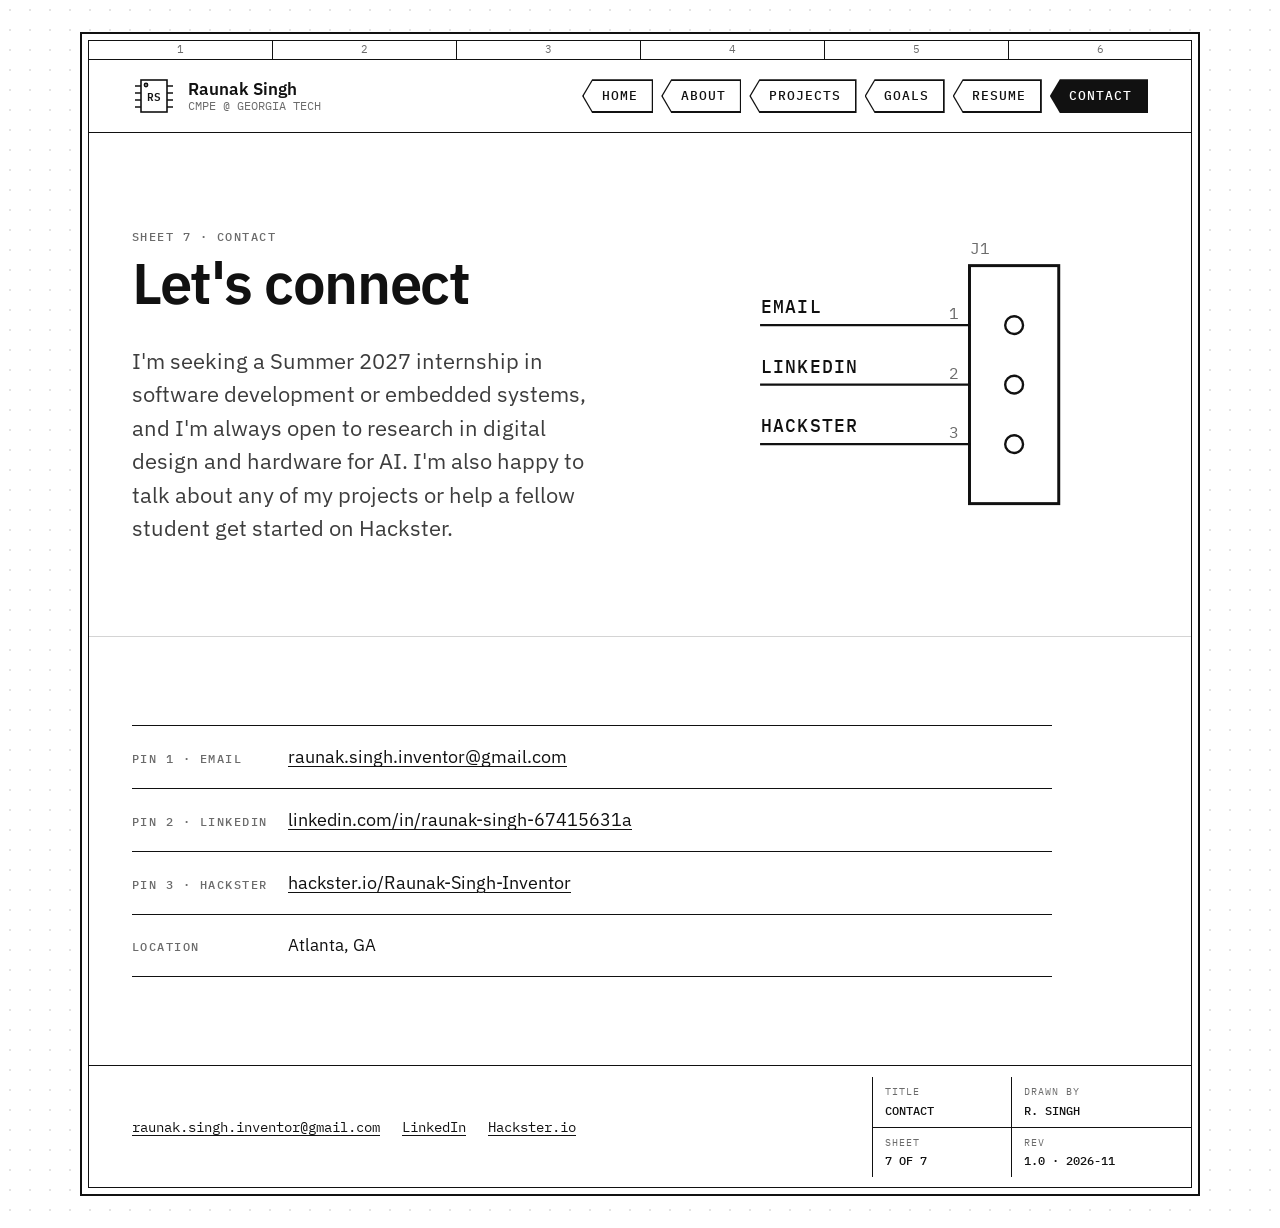
<file: contact.html>
<!doctype html>
<html lang="en">
<head>
  <meta charset="utf-8">
  <meta name="viewport" content="width=device-width, initial-scale=1">
  <title>Contact | Raunak Singh</title>
  <meta name="description" content="How to reach Raunak Singh.">
  <link rel="icon" href="assets/img/favicon.svg" type="image/svg+xml">
  <link rel="stylesheet" href="assets/css/base.css">
  <link rel="stylesheet" href="assets/css/layout.css">
  <link rel="stylesheet" href="assets/css/components.css">
</head>
<body data-page="contact">
  <a class="skip-link" href="#main">Skip to content</a>

  <div class="sheet">
    <header id="site-header"></header>

    <main id="main">

      <section class="section">
        <div class="split" style="align-items: start;">
          <div>
            <span class="ref">Sheet 7 · Contact</span>
            <h1>Let's connect</h1>
            <p class="lede">
              I'm seeking a Summer 2027 internship in software development or embedded
              systems, and I'm always open to research in digital design and hardware for AI. I'm also happy to talk about any of my
              projects or help a fellow student get started on Hackster.
            </p>
          </div>

          <!-- A connector (J1) with one pin per contact method -->
          <svg class="schematic" viewBox="0 0 320 220" role="img" aria-label="Schematic of connector J1 with pins for email, LinkedIn, and Hackster">
            <text class="des" x="200" y="22">J1</text>
            <rect class="body" x="200" y="30" width="60" height="160"/>
            <path class="w" d="M60 70 H200 M60 110 H200 M60 150 H200"/>
            <circle class="w" cx="230" cy="70" r="6"/>
            <circle class="w" cx="230" cy="110" r="6"/>
            <circle class="w" cx="230" cy="150" r="6"/>
            <text class="lbl" x="60" y="62">EMAIL</text>
            <text class="lbl" x="60" y="102">LINKEDIN</text>
            <text class="lbl" x="60" y="142">HACKSTER</text>
            <text class="des" x="186" y="66">1</text>
            <text class="des" x="186" y="106">2</text>
            <text class="des" x="186" y="146">3</text>
          </svg>
        </div>
      </section>

      <section class="section">
        <ul class="contact-list container">
          <li>
            <span class="ref">Pin 1 · Email</span>
            <a href="mailto:raunak.singh.inventor@gmail.com">raunak.singh.inventor@gmail.com</a>
          </li>
          <li>
            <span class="ref">Pin 2 · LinkedIn</span>
            <a href="https://www.linkedin.com/in/raunak-singh-67415631a/" target="_blank" rel="noopener">linkedin.com/in/raunak-singh-67415631a</a>
          </li>
          <li>
            <span class="ref">Pin 3 · Hackster</span>
            <a href="https://www.hackster.io/Raunak-Singh-Inventor" target="_blank" rel="noopener">hackster.io/Raunak-Singh-Inventor</a>
          </li>
          <li>
            <span class="ref">Location</span>
            <span>Atlanta, GA</span>
          </li>
        </ul>
      </section>

    </main>

    <footer id="site-footer"></footer>
  </div>

  <script src="assets/js/site.js"></script>
</body>
</html>
</file>
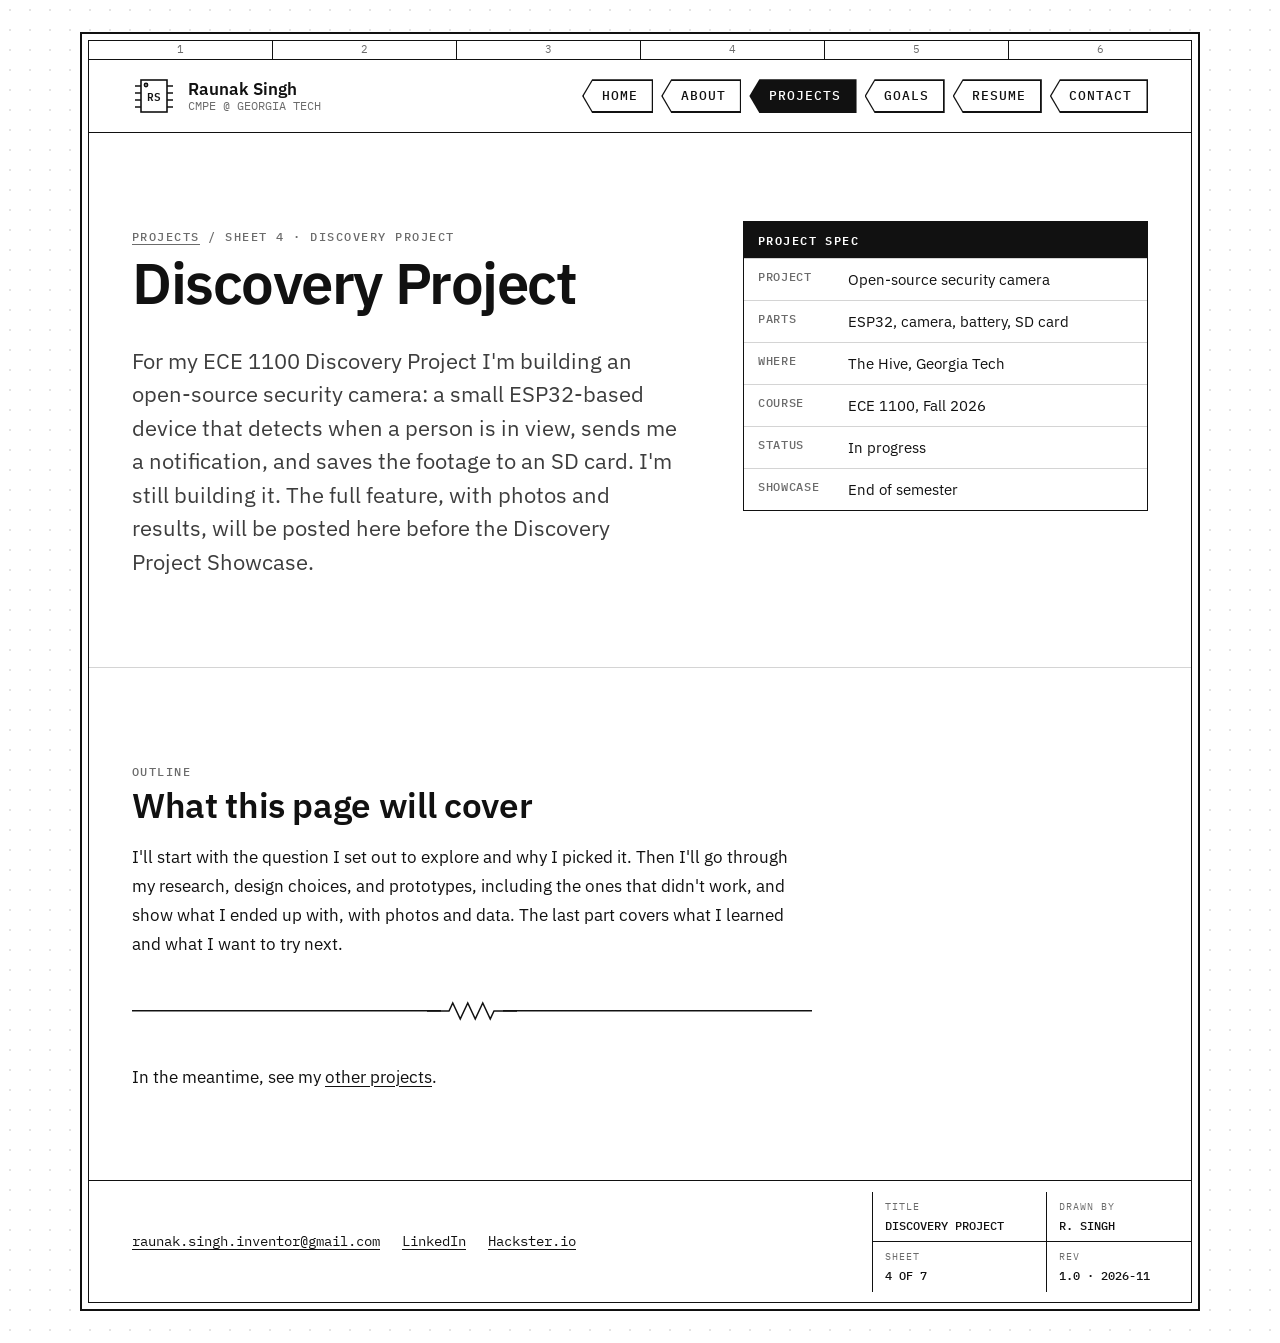
<file: discovery.html>
<!doctype html>
<html lang="en">
<head>
  <meta charset="utf-8">
  <meta name="viewport" content="width=device-width, initial-scale=1">
  <title>Discovery Project | Raunak Singh</title>
  <meta name="description" content="Raunak Singh's ECE 1100 Discovery Project: the problem, the process, and the outcome.">
  <link rel="icon" href="assets/img/favicon.svg" type="image/svg+xml">
  <link rel="stylesheet" href="assets/css/base.css">
  <link rel="stylesheet" href="assets/css/layout.css">
  <link rel="stylesheet" href="assets/css/components.css">
</head>
<body data-page="discovery">
  <a class="skip-link" href="#main">Skip to content</a>

  <div class="sheet">
    <header id="site-header"></header>

    <main id="main">

      <!--
        DISCOVERY PROJECT FEATURE: finish before the Discovery Project Showcase.
        Requirements: at least 400 words across the sections below, plus at least
        one photo or video YOU took of the project (save it in assets/img/).
        Suggested lengths: Problem ~100 words, Process ~150, Outcome ~100,
        Reflection ~75. Also update the card on projects.html.
      -->

      <section class="section">
        <div class="split split--wide-left" style="align-items: start;">
          <div>
            <span class="ref"><a href="projects.html">Projects</a> / Sheet 4 · Discovery project</span>
            <h1>Discovery Project</h1>
            <p class="lede">
              For my ECE 1100 Discovery Project I'm building an open-source security
              camera: a small ESP32-based device that detects when a person is in view,
              sends me a notification, and saves the footage to an SD card. I'm still
              building it. The full feature, with photos and results, will be posted
              here before the Discovery Project Showcase.
            </p>
          </div>
          <div class="spec">
            <div class="spec-title">Project spec</div>
            <dl>
              <dt>Project</dt><dd>Open-source security camera</dd>
              <dt>Parts</dt><dd>ESP32, camera, battery, SD card</dd>
              <dt>Where</dt><dd>The Hive, Georgia Tech</dd>
              <dt>Course</dt><dd>ECE 1100, Fall 2026</dd>
              <dt>Status</dt><dd>In progress</dd>
              <dt>Showcase</dt><dd>End of semester</dd>
            </dl>
          </div>
        </div>
      </section>

      <section class="section">
        <div class="prose">
          <span class="ref">Outline</span>
          <h2>What this page will cover</h2>
          <p>
            I'll start with the question I set out to explore and why I picked it. Then
            I'll go through my research, design choices, and prototypes, including the
            ones that didn't work, and show what I ended up with, with photos and data.
            The last part covers what I learned and what I want to try next.
          </p>
          <hr class="wire">
          <p>In the meantime, see my <a href="projects.html">other projects</a>.</p>
        </div>
      </section>

    </main>

    <footer id="site-footer"></footer>
  </div>

  <script src="assets/js/site.js"></script>
</body>
</html>
</file>
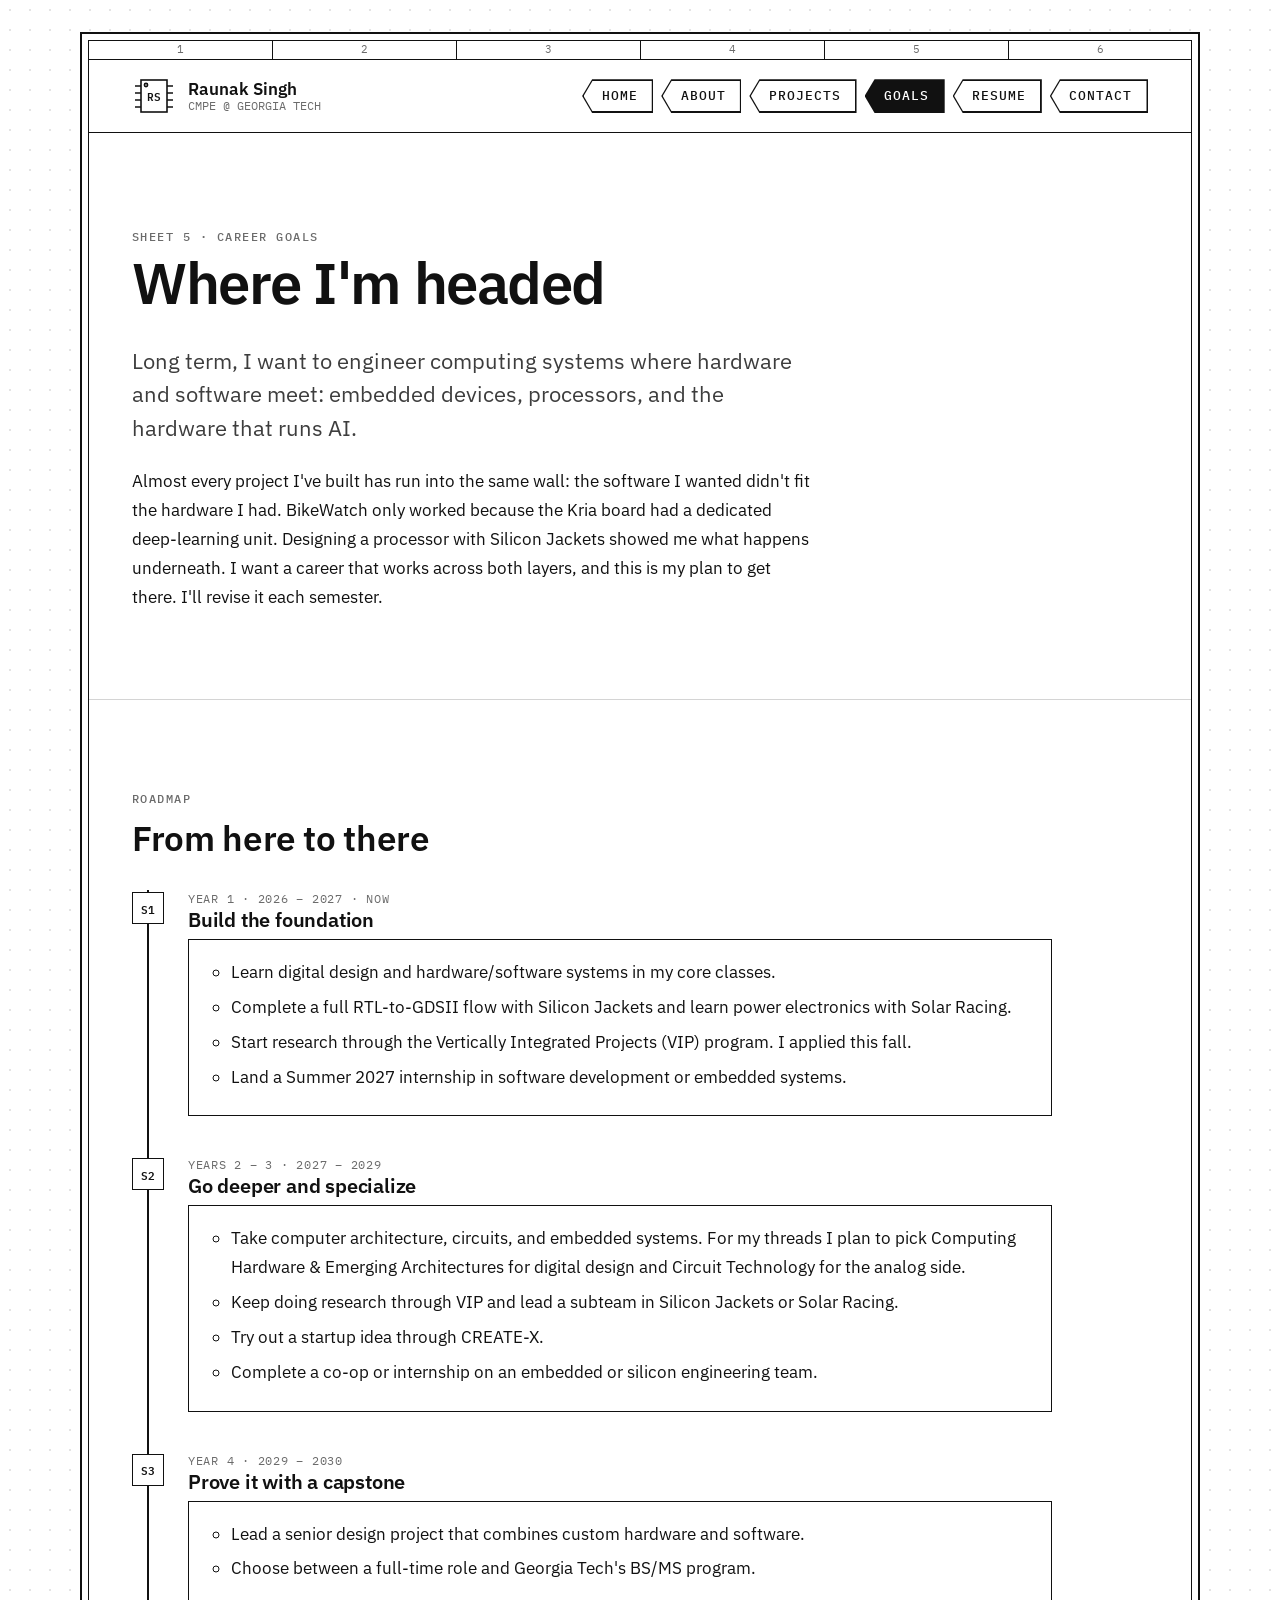
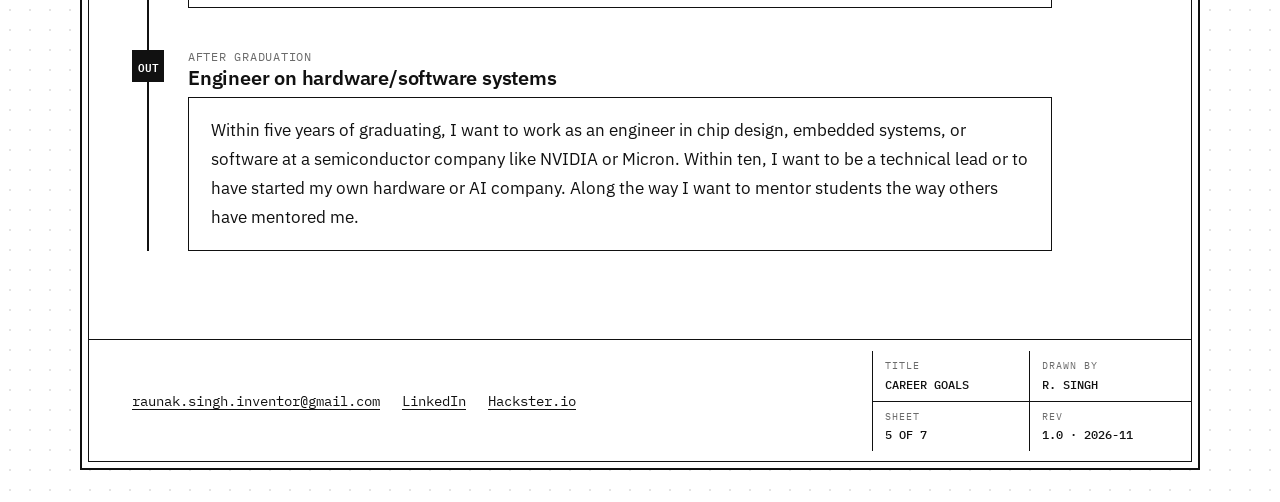
<file: goals.html>
<!doctype html>
<html lang="en">
<head>
  <meta charset="utf-8">
  <meta name="viewport" content="width=device-width, initial-scale=1">
  <title>Career Goals | Raunak Singh</title>
  <meta name="description" content="Raunak Singh's career goals and the roadmap for reaching them.">
  <link rel="icon" href="assets/img/favicon.svg" type="image/svg+xml">
  <link rel="stylesheet" href="assets/css/base.css">
  <link rel="stylesheet" href="assets/css/layout.css">
  <link rel="stylesheet" href="assets/css/components.css">
</head>
<body data-page="goals">
  <a class="skip-link" href="#main">Skip to content</a>

  <div class="sheet">
    <header id="site-header"></header>

    <main id="main">

      <section class="section">
        <div class="prose">
          <span class="ref">Sheet 5 · Career goals</span>
          <h1>Where I'm headed</h1>
          <p class="lede">
            Long term, I want to engineer computing systems where hardware and software
            meet: embedded devices, processors, and the hardware that runs AI.
          </p>
          <p>
            Almost every project I've built has run into the same wall: the software I
            wanted didn't fit the hardware I had. BikeWatch only worked because the Kria
            board had a dedicated deep-learning unit. Designing a processor with Silicon
            Jackets showed me what happens underneath. I want a career that works across
            both layers, and this is my plan to get there. I'll revise it each semester.
          </p>
        </div>
      </section>

      <!-- Roadmap as a signal chain ======================================== -->
      <section class="section">
        <div class="section-head">
          <span class="ref">Roadmap</span>
          <h2>From here to there</h2>
        </div>
        <ol class="chain container">
          <li class="stage">
            <div class="stage-node">S1</div>
            <div class="stage-when">YEAR 1 · 2026 – 2027 · NOW</div>
            <h3>Build the foundation</h3>
            <div class="stage-box">
              <ul>
                <li>Learn digital design and hardware/software systems in my core classes.</li>
                <li>Complete a full RTL-to-GDSII flow with Silicon Jackets and learn power electronics with Solar Racing.</li>
                <li>Start research through the Vertically Integrated Projects (VIP) program. I applied this fall.</li>
                <li>Land a Summer 2027 internship in software development or embedded systems.</li>
              </ul>
            </div>
          </li>
          <li class="stage">
            <div class="stage-node">S2</div>
            <div class="stage-when">YEARS 2 – 3 · 2027 – 2029</div>
            <h3>Go deeper and specialize</h3>
            <div class="stage-box">
              <ul>
                <li>Take computer architecture, circuits, and embedded systems. For my threads I plan to pick Computing Hardware &amp; Emerging Architectures for digital design and Circuit Technology for the analog side.</li>
                <li>Keep doing research through VIP and lead a subteam in Silicon Jackets or Solar Racing.</li>
                <li>Try out a startup idea through CREATE-X.</li>
                <li>Complete a co-op or internship on an embedded or silicon engineering team.</li>
              </ul>
            </div>
          </li>
          <li class="stage">
            <div class="stage-node">S3</div>
            <div class="stage-when">YEAR 4 · 2029 – 2030</div>
            <h3>Prove it with a capstone</h3>
            <div class="stage-box">
              <ul>
                <li>Lead a senior design project that combines custom hardware and software.</li>
                <li>Choose between a full-time role and Georgia Tech's BS/MS program.</li>
              </ul>
            </div>
          </li>
          <li class="stage stage--goal">
            <div class="stage-node">OUT</div>
            <div class="stage-when">AFTER GRADUATION</div>
            <h3>Engineer on hardware/software systems</h3>
            <div class="stage-box">
              <p>
                Within five years of graduating, I want to work as an engineer in chip
                design, embedded systems, or software at a semiconductor company like
                NVIDIA or Micron. Within ten, I want to be a technical lead or to have
                started my own hardware or AI company. Along the way I want to mentor
                students the way others have mentored me.
              </p>
            </div>
          </li>
        </ol>
      </section>

    </main>

    <footer id="site-footer"></footer>
  </div>

  <script src="assets/js/site.js"></script>
</body>
</html>
</file>
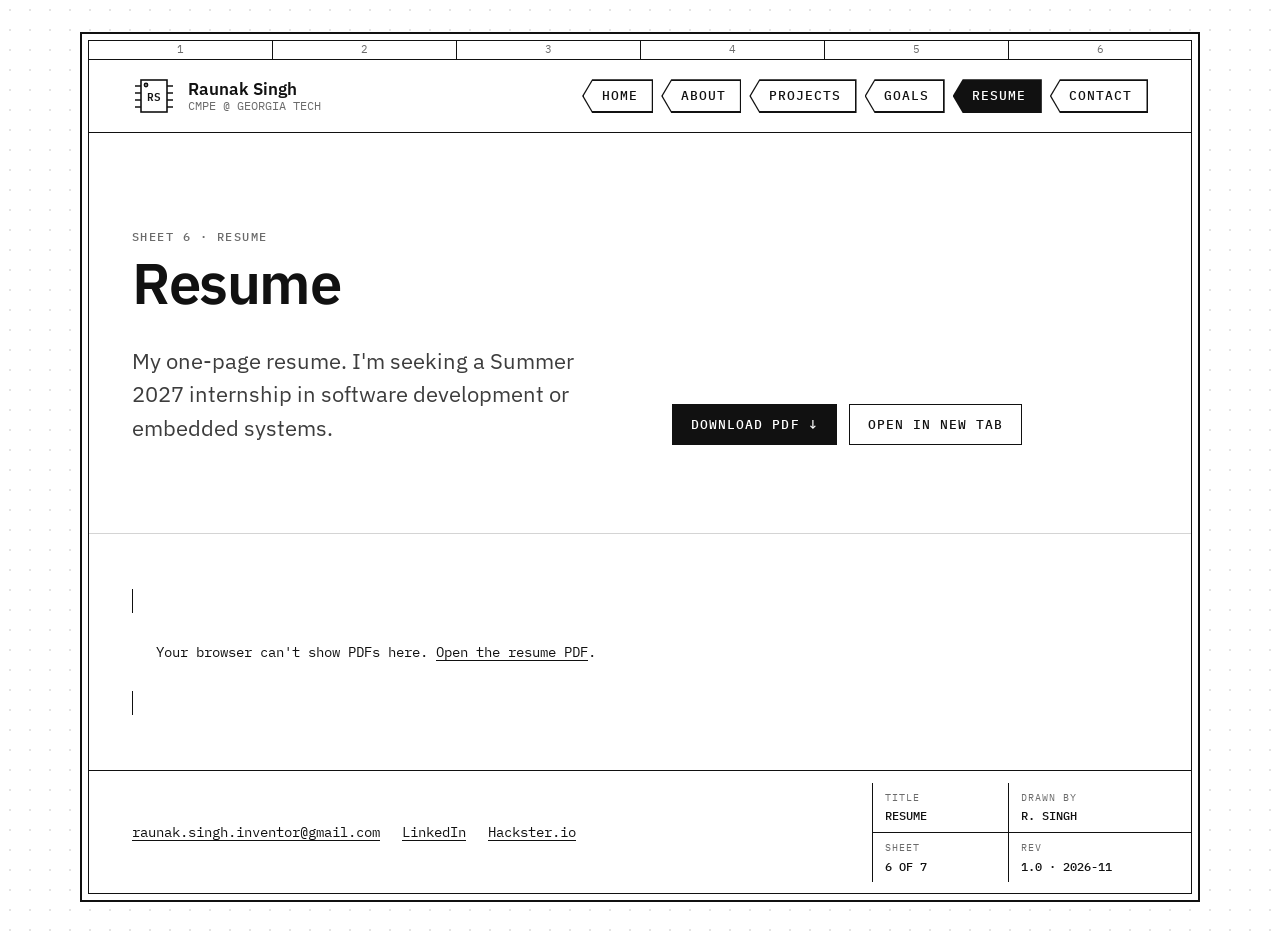
<file: resume.html>
<!doctype html>
<html lang="en">
<head>
  <meta charset="utf-8">
  <meta name="viewport" content="width=device-width, initial-scale=1">
  <title>Resume | Raunak Singh</title>
  <meta name="description" content="View and download Raunak Singh's resume.">
  <link rel="icon" href="assets/img/favicon.svg" type="image/svg+xml">
  <link rel="stylesheet" href="assets/css/base.css">
  <link rel="stylesheet" href="assets/css/layout.css">
  <link rel="stylesheet" href="assets/css/components.css">
</head>
<body data-page="resume">
  <a class="skip-link" href="#main">Skip to content</a>

  <div class="sheet">
    <header id="site-header"></header>

    <main id="main">

      <section class="section">
        <div class="split" style="align-items: end;">
          <div>
            <span class="ref">Sheet 6 · Resume</span>
            <h1>Resume</h1>
            <p class="lede">
              My one-page resume. I'm seeking a Summer 2027 internship in software
              development or embedded systems.
            </p>
          </div>
          <div class="btn-row">
            <a class="btn btn--solid" href="assets/docs/raunak-singh-resume.pdf" download>Download PDF &darr;</a>
            <a class="btn" href="assets/docs/raunak-singh-resume.pdf" target="_blank" rel="noopener">Open in new tab</a>
          </div>
        </div>
      </section>

      <section class="section section--tight">
        <object class="resume-frame" data="assets/docs/raunak-singh-resume.pdf" type="application/pdf" aria-label="Resume PDF">
          <div class="resume-fallback">
            Your browser can't show PDFs here.
            <a href="assets/docs/raunak-singh-resume.pdf">Open the resume PDF</a>.
          </div>
        </object>
      </section>

    </main>

    <footer id="site-footer"></footer>
  </div>

  <script src="assets/js/site.js"></script>
</body>
</html>
</file>
<file: assets/css/base.css>
/* ==========================================================================
   base.css — design tokens, reset, and typography
   The whole site is styled like an engineering schematic: black ink on
   white paper, monospace reference labels, thin wires.
   ========================================================================== */

@import url("https://fonts.googleapis.com/css2?family=IBM+Plex+Mono:wght@400;500;600&family=IBM+Plex+Sans:ital,wght@0,400;0,500;0,600;1,400&display=swap");

:root {
  /* Ink and paper */
  --ink: #111111;
  --ink-2: #3d3d3d;
  --ink-3: #6b6b6b;
  --paper: #ffffff;
  --hair: #d4d4d4;
  --dot: #e4e4e4;

  /* Type */
  --font-sans: "IBM Plex Sans", system-ui, -apple-system, "Segoe UI", sans-serif;
  --font-mono: "IBM Plex Mono", ui-monospace, "Cascadia Mono", Consolas, monospace;

  /* Line weights */
  --wire: 1.5px;
  --wire-heavy: 2px;

  /* Layout */
  --maxw: 1120px;
  --gutter: clamp(16px, 4vw, 44px);
  --space: clamp(48px, 7vw, 88px);

  color-scheme: light;
}

/* ---- Reset ---------------------------------------------------------------- */
*,
*::before,
*::after { box-sizing: border-box; }

html { -webkit-text-size-adjust: 100%; scroll-behavior: smooth; }

body {
  margin: 0;
  color: var(--ink);
  background-color: var(--paper);
  /* faint dot grid, like engineering paper */
  background-image: radial-gradient(var(--dot) 1px, transparent 1.2px);
  background-size: 20px 20px;
  font-family: var(--font-sans);
  font-size: 1.0625rem;
  line-height: 1.7;
  text-rendering: optimizeLegibility;
}

img, svg { display: block; max-width: 100%; }
img { height: auto; }

/* ---- Typography ----------------------------------------------------------- */
h1, h2, h3, h4 {
  margin: 0 0 0.5em;
  line-height: 1.15;
  font-weight: 600;
  letter-spacing: -0.01em;
}
h1 { font-size: clamp(2.2rem, 5.5vw, 3.6rem); letter-spacing: -0.025em; }
h2 { font-size: clamp(1.6rem, 3.4vw, 2.2rem); }
h3 { font-size: 1.25rem; }
h4 { font-size: 1.05rem; }

p { margin: 0 0 1em; }
p:last-child { margin-bottom: 0; }

a {
  color: inherit;
  text-decoration: underline;
  text-decoration-thickness: 1px;
  text-underline-offset: 3px;
}
a:hover { text-decoration-thickness: 2px; }

:focus-visible {
  outline: 2px dashed var(--ink);
  outline-offset: 3px;
}

strong { font-weight: 600; }

ul { margin: 0 0 1em; padding-left: 1.2em; }
li { margin-bottom: 0.35em; }

/* Monospace "reference designator" text used across the site */
.mono,
code {
  font-family: var(--font-mono);
}
.ref {
  font-family: var(--font-mono);
  font-size: 0.78rem;
  font-weight: 500;
  letter-spacing: 0.12em;
  text-transform: uppercase;
  color: var(--ink-3);
}
.lede {
  font-size: clamp(1.15rem, 2vw, 1.35rem);
  line-height: 1.55;
  color: var(--ink-2);
  max-width: 60ch;
}
.muted { color: var(--ink-3); }

.sr-only {
  position: absolute;
  width: 1px; height: 1px;
  padding: 0; margin: -1px;
  overflow: hidden;
  clip: rect(0, 0, 0, 0);
  white-space: nowrap;
  border: 0;
}

.skip-link {
  position: absolute;
  left: 12px; top: -48px;
  padding: 8px 14px;
  background: var(--ink);
  color: var(--paper);
  font-family: var(--font-mono);
  z-index: 100;
}
.skip-link:focus { top: 12px; }

/* Marks content Raunak still needs to fill in. Remove the class once done. */
.todo {
  background: repeating-linear-gradient(-45deg, #fff6c8 0 8px, #fff1a8 8px 16px);
  outline: 1px dashed #a08600;
  padding: 0 4px;
}

@media (prefers-reduced-motion: reduce) {
  html { scroll-behavior: auto; }
  *, *::before, *::after { transition: none !important; animation: none !important; }
}
</file>
<file: assets/css/layout.css>
/* ==========================================================================
   layout.css — the drawing sheet, header/nav, sections, and title block
   ========================================================================== */

/* ---- Drawing sheet (outer frame) ----------------------------------------- */
.sheet {
  position: relative;
  max-width: var(--maxw);
  margin: clamp(0px, 3vw, 32px) auto;
  background: var(--paper);
  border: var(--wire-heavy) solid var(--ink);
}
/* inner border line, like a real drawing frame */
.sheet::before {
  content: "";
  position: absolute;
  inset: 6px;
  border: 1px solid var(--ink);
  pointer-events: none;
}

/* Zone ruler across the top: 1 2 3 4 5 6 */
.zones {
  display: grid;
  grid-template-columns: repeat(6, 1fr);
  margin: 6px 6px 0;
  border-bottom: 1px solid var(--ink);
  font-family: var(--font-mono);
  font-size: 0.7rem;
  color: var(--ink-3);
  text-align: center;
}
.zones span + span { border-left: 1px solid var(--ink); }

/* ---- Header -------------------------------------------------------------- */
.site-header {
  position: relative;
  display: flex;
  align-items: center;
  justify-content: space-between;
  gap: 16px;
  padding: 14px var(--gutter);
  margin: 0 6px;
  border-bottom: 1px solid var(--ink);
}

.brand {
  display: flex;
  align-items: center;
  gap: 12px;
  text-decoration: none;
}
.brand svg { width: 44px; height: 44px; flex: none; }
.brand-text { display: flex; flex-direction: column; line-height: 1.2; }
.brand-name { font-weight: 600; font-size: 1.05rem; }
.brand-sub { font-family: var(--font-mono); font-size: 0.72rem; color: var(--ink-3); }

.nav-toggle {
  display: none;
  font: 500 0.8rem var(--font-mono);
  letter-spacing: 0.1em;
  background: var(--paper);
  color: var(--ink);
  border: var(--wire) solid var(--ink);
  padding: 8px 12px;
  cursor: pointer;
}

.site-nav ul {
  display: flex;
  flex-wrap: wrap;
  gap: 8px;
  list-style: none;
  margin: 0;
  padding: 0;
}
.site-nav li { margin: 0; }

/* ---- Main ---------------------------------------------------------------- */
main { display: block; }

.section {
  padding: var(--space) var(--gutter);
  margin: 0 6px;
}
.section + .section { border-top: 1px solid var(--hair); }
.section--tight { padding-top: calc(var(--space) * 0.6); padding-bottom: calc(var(--space) * 0.6); }

.container { max-width: 920px; }
.prose { max-width: 68ch; }
.prose h3 { margin-top: 1.8em; }

.section-head { margin-bottom: 32px; }
.section-head .ref { display: block; margin-bottom: 8px; }

/* Two-column split used by the hero and About intro */
.split {
  display: grid;
  grid-template-columns: minmax(0, 1fr) minmax(0, 1fr);
  gap: clamp(28px, 5vw, 64px);
  align-items: center;
}
.split--wide-left { grid-template-columns: minmax(0, 1.35fr) minmax(0, 1fr); }

.grid {
  display: grid;
  grid-template-columns: repeat(auto-fill, minmax(280px, 1fr));
  gap: 36px 32px;
}

.stack > * + * { margin-top: 20px; }

/* ---- Footer: contact strip + schematic title block ---------------------- */
.site-footer {
  margin: 0 6px 6px;
  border-top: 1px solid var(--ink);
  display: grid;
  grid-template-columns: minmax(0, 1fr) auto;
}

.footer-contact {
  padding: 22px var(--gutter);
  display: flex;
  flex-wrap: wrap;
  align-items: center;
  gap: 10px 22px;
  font-family: var(--font-mono);
  font-size: 0.85rem;
}

.title-block {
  display: grid;
  grid-template-columns: auto auto;
  border-left: 1px solid var(--ink);
  font-family: var(--font-mono);
  font-size: 0.72rem;
  min-width: 320px;
}
.title-block div {
  padding: 6px 12px;
  border-bottom: 1px solid var(--ink);
}
.title-block div:nth-child(odd) { border-right: 1px solid var(--ink); }
.title-block div:nth-last-child(-n + 2) { border-bottom: 0; }
.title-block dt { color: var(--ink-3); font-size: 0.65rem; letter-spacing: 0.1em; }
.title-block dd { margin: 0; font-weight: 500; text-transform: uppercase; }

/* ---- Responsive ---------------------------------------------------------- */
@media (max-width: 860px) {
  .split,
  .split--wide-left { grid-template-columns: minmax(0, 1fr); }

  .site-footer { grid-template-columns: minmax(0, 1fr); }
  .title-block { border-left: 0; border-top: 1px solid var(--ink); min-width: 0; }
}

@media (max-width: 760px) {
  .sheet { margin: 0; border-width: 0; }
  .sheet::before { display: none; }
  .zones { display: none; }
  .site-header, .section, .site-footer { margin-left: 0; margin-right: 0; }

  .nav-toggle { display: inline-block; }
  .site-nav {
    position: absolute;
    left: 0; right: 0; top: 100%;
    background: var(--paper);
    border-bottom: 1px solid var(--ink);
    padding: 16px var(--gutter) 20px;
    z-index: 20;
    display: none;
  }
  .site-nav.is-open { display: block; }
  .site-nav ul { flex-direction: column; gap: 10px; }
}
</file>
<file: assets/css/components.css>
/* ==========================================================================
   components.css — reusable schematic-styled pieces
   Net labels, buttons, wire dividers, IC "chip" cards, figures, BOM tables,
   stat readouts, the career timeline, and the resume viewer.
   ========================================================================== */

/* ---- Net label (used for nav links and tags) -----------------------------
   A schematic net label is a flag with a pointed end. Two stacked clip-paths
   give a black outline around a white face. */
.net {
  display: inline-block;
  padding: var(--wire);
  background: var(--ink);
  clip-path: polygon(10px 0, 100% 0, 100% 100%, 10px 100%, 0 50%);
  text-decoration: none;
  font-family: var(--font-mono);
  font-size: 0.8rem;
  font-weight: 500;
  letter-spacing: 0.08em;
  text-transform: uppercase;
  line-height: 1;
}
.net > span {
  display: block;
  padding: 9px 14px 9px 18px;
  background: var(--paper);
  color: var(--ink);
  clip-path: polygon(9px 0, 100% 0, 100% 100%, 9px 100%, 0 50%);
  transition: background 0.15s, color 0.15s;
}
.net:hover > span,
.net[aria-current="page"] > span {
  background: var(--ink);
  color: var(--paper);
}

/* ---- Buttons ------------------------------------------------------------- */
.btn {
  display: inline-flex;
  align-items: center;
  gap: 10px;
  padding: 11px 18px;
  border: var(--wire) solid var(--ink);
  background: var(--paper);
  color: var(--ink);
  font: 500 0.82rem var(--font-mono);
  letter-spacing: 0.08em;
  text-transform: uppercase;
  text-decoration: none;
  cursor: pointer;
  transition: background 0.15s, color 0.15s;
}
.btn:hover,
.btn[aria-pressed="true"] { background: var(--ink); color: var(--paper); }
.btn--solid { background: var(--ink); color: var(--paper); }
.btn--solid:hover { background: var(--paper); color: var(--ink); }
.btn-row { display: flex; flex-wrap: wrap; gap: 12px; }

/* ---- Wire divider with a resistor in the middle -------------------------- */
hr.wire {
  border: 0;
  height: 24px;
  margin: 40px 0;
  background:
    url("data:image/svg+xml,%3Csvg xmlns='http://www.w3.org/2000/svg' width='90' height='24' viewBox='0 0 90 24'%3E%3Crect x='14' width='62' height='24' fill='white'/%3E%3Cpath d='M0 12h22l3.75-8 7.5 16 7.5-16 7.5 16 7.5-16 7.5 16 3.75-8H90' fill='none' stroke='%23111' stroke-width='1.5'/%3E%3C/svg%3E") center / 90px 24px no-repeat,
    linear-gradient(var(--ink), var(--ink)) center / 100% 1.5px no-repeat;
}

/* ---- Chip card (an IC package) --------------------------------------------
   Border = package outline, ::before = pin-1 dot, ::after = side pins,
   .chip-ref = the reference designator printed above it (U1, U2 ...). */
.chip {
  position: relative;
  border: var(--wire) solid var(--ink);
  background: var(--paper);
  display: flex;
  flex-direction: column;
}
.chip::before {
  content: "";
  position: absolute;
  top: 9px; left: 9px;
  width: 8px; height: 8px;
  border: var(--wire) solid var(--ink);
  border-radius: 50%;
  background: var(--paper);
  z-index: 2;
}
.chip::after {
  content: "";
  position: absolute;
  top: 20px; bottom: 20px;
  left: -9px; right: -9px;
  background:
    repeating-linear-gradient(to bottom, var(--ink) 0 1.5px, transparent 1.5px 22px) left / 8px 100% no-repeat,
    repeating-linear-gradient(to bottom, var(--ink) 0 1.5px, transparent 1.5px 22px) right / 8px 100% no-repeat;
  pointer-events: none;
}
.chip-ref {
  position: absolute;
  top: -0.8em; right: 14px;
  padding: 0 6px;
  background: var(--paper);
  font: 500 0.75rem var(--font-mono);
  letter-spacing: 0.1em;
  z-index: 2;
}
.chip-media {
  aspect-ratio: 4 / 3;
  border-bottom: var(--wire) solid var(--ink);
  overflow: hidden;
  background: #f4f4f4;
}
.chip-media img {
  width: 100%; height: 100%;
  object-fit: cover;
  filter: grayscale(100%) contrast(1.05);
  transition: filter 0.3s;
}
.chip:hover .chip-media img { filter: none; }
/* Touch screens can't hover, so show photos in color there */
@media (hover: none) { .chip-media img { filter: none; } }
.chip-body { padding: 20px 22px 22px; display: flex; flex-direction: column; flex: 1; }
.chip-body h3 { font-size: 1.15rem; margin-bottom: 6px; }
.chip-meta { font: 0.75rem var(--font-mono); color: var(--ink-3); margin-bottom: 10px; letter-spacing: 0.04em; }
.chip-body p { font-size: 0.97rem; color: var(--ink-2); }
.chip-foot { margin-top: auto; padding-top: 14px; display: flex; flex-wrap: wrap; gap: 6px 14px; align-items: center; }
.chip-link { font: 500 0.78rem var(--font-mono); letter-spacing: 0.06em; text-transform: uppercase; }
.chip--feature { grid-column: 1 / -1; }
.chip--feature .chip-inner { display: grid; grid-template-columns: minmax(0, 1fr) minmax(0, 1.2fr); }
.chip--feature .chip-media { border-bottom: 0; border-right: var(--wire) solid var(--ink); aspect-ratio: auto; min-height: 260px; }

/* Small tags + award badge */
.tags { display: flex; flex-wrap: wrap; gap: 6px; list-style: none; padding: 0; margin: 0 0 4px; }
.tags li {
  margin: 0;
  font: 0.7rem var(--font-mono);
  border: 1px solid var(--hair);
  padding: 2px 7px;
  color: var(--ink-2);
}
.badge {
  display: inline-block;
  font: 600 0.68rem var(--font-mono);
  letter-spacing: 0.08em;
  text-transform: uppercase;
  background: var(--ink);
  color: var(--paper);
  padding: 3px 8px;
}

/* ---- Figures ------------------------------------------------------------- */
.fig { margin: 0; }
.fig img,
.fig .fig-frame { border: var(--wire) solid var(--ink); width: 100%; }
.fig figcaption {
  margin-top: 8px;
  font: 0.75rem var(--font-mono);
  color: var(--ink-3);
  letter-spacing: 0.04em;
}
.fig--portrait img { aspect-ratio: 1; object-fit: cover; max-width: 340px; }

/* ---- Schematic drawings (inline SVG) ------------------------------------- */
.schematic { width: 100%; height: auto; overflow: visible; }
.schematic .w { fill: none; stroke: var(--ink); stroke-width: 1.6; stroke-linecap: square; stroke-linejoin: miter; }
.schematic .fill { fill: var(--ink); }
.schematic .body { fill: var(--paper); stroke: var(--ink); stroke-width: 2; }
.schematic text { font-family: var(--font-mono); fill: var(--ink); }
.schematic .lbl { font-size: 12px; font-weight: 500; letter-spacing: 0.06em; }
.schematic .des { font-size: 11px; fill: var(--ink-3); }
.schematic .big { font-size: 20px; font-weight: 600; letter-spacing: 0.04em; }
.schematic a { text-decoration: none; cursor: pointer; }
.schematic a .flag { fill: var(--paper); stroke: var(--ink); stroke-width: 1.6; transition: fill 0.15s; }
.schematic a:hover .flag,
.schematic a:focus .flag { fill: var(--ink); }
.schematic a:hover text,
.schematic a:focus text { fill: var(--paper); }

/* ---- Stat readouts (like a multimeter) ----------------------------------- */
.readouts { border: var(--wire) solid var(--ink); }
.readout { padding: 18px 20px; }
.readout + .readout { border-top: 1px solid var(--ink); }
.readout-value { font: 600 1.9rem/1.1 var(--font-mono); letter-spacing: -0.02em; }
.readout-label { font: 0.75rem var(--font-mono); color: var(--ink-3); margin-top: 6px; }

/* ---- BOM table (bill of materials) -------------------------------------- */
.table-wrap { overflow-x: auto; }
.bom {
  width: 100%;
  border-collapse: collapse;
  font-size: 0.95rem;
}
.bom th,
.bom td {
  text-align: left;
  vertical-align: top;
  padding: 10px 14px;
  border: 1px solid var(--ink);
}
.bom th {
  font: 600 0.72rem var(--font-mono);
  letter-spacing: 0.1em;
  text-transform: uppercase;
  background: var(--ink);
  color: var(--paper);
}
.bom td:first-child { font-family: var(--font-mono); font-size: 0.82rem; white-space: nowrap; }

/* ---- Experience entries -------------------------------------------------- */
.entry { padding-left: 22px; border-left: var(--wire) solid var(--ink); position: relative; }
.entry::before {
  content: "";
  position: absolute;
  left: -6px; top: 8px;
  width: 10px; height: 10px;
  background: var(--ink);
  border-radius: 50%;
}
.entry + .entry { margin-top: 32px; }
.entry h3 { margin-bottom: 2px; }
.entry-meta { font: 0.78rem var(--font-mono); color: var(--ink-3); margin-bottom: 10px; }

/* ---- Career timeline: a signal chain of stages ------------------------- */
.chain { list-style: none; padding: 0; margin: 0; position: relative; }
.chain::before {
  content: "";
  position: absolute;
  left: 15px; top: 0; bottom: 0;
  width: var(--wire);
  background: var(--ink);
}
.stage { position: relative; padding-left: 56px; margin: 0 0 40px; }
.stage:last-child { margin-bottom: 0; }
.stage-node {
  position: absolute;
  left: 0; top: 2px;
  width: 32px; height: 32px;
  border: var(--wire) solid var(--ink);
  background: var(--paper);
  display: grid;
  place-items: center;
  font: 600 0.7rem var(--font-mono);
}
.stage--goal .stage-node { background: var(--ink); color: var(--paper); }
.stage-when { font: 0.78rem var(--font-mono); color: var(--ink-3); letter-spacing: 0.06em; }
.stage h3 { margin: 2px 0 8px; }
.stage-box { border: 1px solid var(--ink); padding: 18px 22px; background: var(--paper); }
.stage-box ul { margin-bottom: 0; }
@media (max-width: 520px) {
  .stage { padding-left: 46px; }
  .stage-box { padding: 14px 16px; }
  .stage-box ul { padding-left: 1em; }
}

/* ---- Spec box (datasheet-style key facts) ------------------------------ */
.spec { border: var(--wire) solid var(--ink); }
.spec-title {
  background: var(--ink);
  color: var(--paper);
  font: 600 0.75rem var(--font-mono);
  letter-spacing: 0.12em;
  text-transform: uppercase;
  padding: 8px 14px;
}
.spec dl { margin: 0; display: grid; grid-template-columns: auto minmax(0, 1fr); }
.spec dt, .spec dd { padding: 8px 14px; border-top: 1px solid var(--hair); margin: 0; font-size: 0.92rem; }
.spec dt { font: 500 0.75rem var(--font-mono); color: var(--ink-3); text-transform: uppercase; letter-spacing: 0.06em; padding-top: 10px; }

/* ---- Resume viewer ------------------------------------------------------ */
.resume-frame {
  width: 100%;
  height: min(1100px, 130vh);
  border: var(--wire) solid var(--ink);
  background: #f4f4f4;
}
.resume-fallback { padding: 24px; font-family: var(--font-mono); font-size: 0.9rem; }

/* ---- Contact list ------------------------------------------------------- */
.contact-list { list-style: none; padding: 0; margin: 0; border-top: 1px solid var(--ink); }
.contact-list li {
  display: grid;
  grid-template-columns: 140px minmax(0, 1fr);
  gap: 16px;
  margin: 0;
  padding: 16px 0;
  border-bottom: 1px solid var(--ink);
  align-items: baseline;
}
.contact-list .ref { margin: 0; }
.contact-list a { font-size: 1.1rem; word-break: break-word; }
@media (max-width: 520px) {
  .contact-list li { grid-template-columns: minmax(0, 1fr); gap: 2px; }
  .chip--feature .chip-inner { grid-template-columns: minmax(0, 1fr); }
  .chip--feature .chip-media { border-right: 0; border-bottom: var(--wire) solid var(--ink); min-height: 200px; }
}
@media (max-width: 860px) {
  .chip--feature .chip-inner { grid-template-columns: minmax(0, 1fr); }
  .chip--feature .chip-media { border-right: 0; border-bottom: var(--wire) solid var(--ink); }
}
</file>
